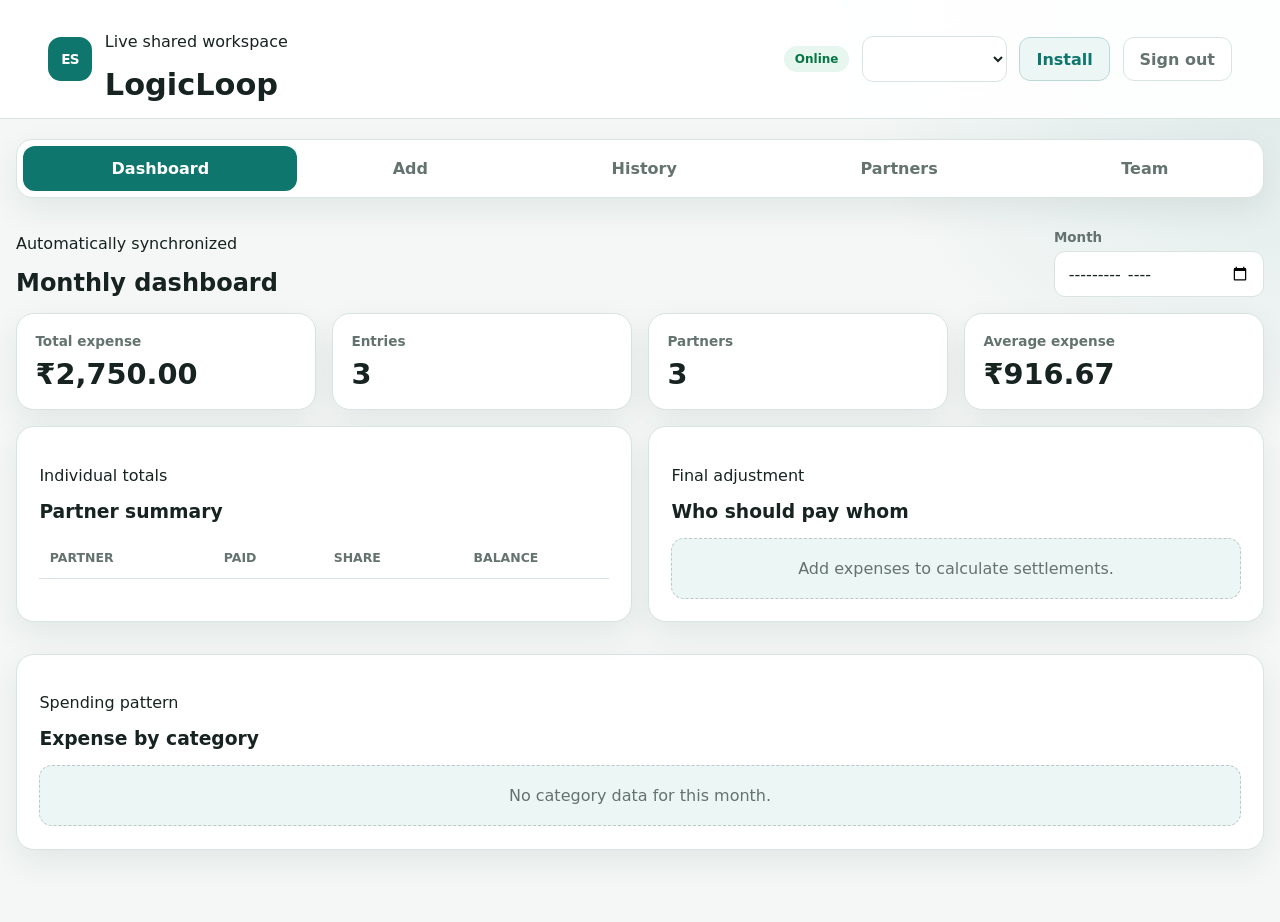
<file: test-layout.html>
<!doctype html>
<html lang="en">
<head>
  <meta charset="utf-8">
  <meta name="viewport" content="width=device-width, initial-scale=1, viewport-fit=cover">
  <meta name="theme-color" content="#0f766e">
  <meta name="description" content="Shared real-time business expense manager for partners.">
  <meta name="mobile-web-app-capable" content="yes">
  <meta name="apple-mobile-web-app-capable" content="yes">
  <meta name="apple-mobile-web-app-status-bar-style" content="default">
  <meta name="apple-mobile-web-app-title" content="ExpenseSplitter">
  <link rel="manifest" href="./manifest.webmanifest?v=11">
  <link rel="apple-touch-icon" sizes="180x180" href="./icons/icon-180.png">
  <link rel="icon" type="image/png" sizes="192x192" href="./icons/icon-192.png">
  <link rel="icon" type="image/png" sizes="48x48" href="./icons/icon-48.png">
  <link rel="stylesheet" href="./styles.css?v=11">
  <title>ExpenseSplitter</title>
</head>
<body>
  <div id="toast" class="toast" role="status" aria-live="polite"></div>

  <section id="configuration-screen" class="center-screen" hidden>
    <article class="auth-card">
      <p class="eyebrow">Setup required</p>
      <h1>Connect the cloud database</h1>
      <p>
        Add your Supabase Project URL and Publishable Key inside
        <code>config.js</code>, then publish the project again.
      </p>
      <p class="muted">The complete instructions are included in SETUP_GUIDE.md.</p>
    </article>
  </section>

  <section id="auth-screen" class="center-screen" hidden>
    <article class="auth-card">
      <div class="brand-mark">ES</div>
      <p class="eyebrow">Shared partner expenses</p>
      <h1>ExpenseSplitter</h1>
      <p class="muted">
        Sign in from any phone or computer. Everyone in the same business
        workspace sees the same expenses.
      </p>

      <div class="auth-tabs">
        <button class="auth-tab active" type="button" data-auth-mode="login">Sign in</button>
        <button class="auth-tab" type="button" data-auth-mode="signup">Create account</button>
      </div>

      <form id="auth-form">
        <label>
          <span>Email address</span>
          <input id="auth-email" type="email" autocomplete="email" required>
        </label>
        <label>
          <span>Password</span>
          <input id="auth-password" type="password" minlength="6"
                 autocomplete="current-password" required>
        </label>
        <button id="auth-submit" class="button button-primary full-button" type="submit">
          Sign in
        </button>
      </form>

      <button id="forgot-password" class="text-button auth-link" type="button">
        Forgot password?
      </button>
      <button class="button button-secondary full-button install-entry"
              type="button" data-open-install>
        Install ExpenseSplitter
      </button>
      <p id="auth-message" class="helper-text"></p>
    </article>
  </section>

  <section id="workspace-screen" class="center-screen" hidden>
    <article class="auth-card workspace-card">
      <p class="eyebrow">One shared business</p>
      <h1>Create or join a workspace</h1>
      <p class="muted">
        The first person creates the business and shares its invite code.
        Every other person joins using that same code.
      </p>

      <div class="workspace-choice">
        <form id="create-workspace-form" class="choice-panel">
          <h2>Create business</h2>
          <label>
            <span>Business name</span>
            <input id="new-workspace-name" type="text" maxlength="60"
                   placeholder="Example: RK Trading" required>
          </label>
          <label>
            <span>Currency</span>
            <select id="new-workspace-currency">
              <option value="INR">Indian Rupee (INR)</option>
              <option value="USD">US Dollar (USD)</option>
              <option value="EUR">Euro (EUR)</option>
              <option value="GBP">British Pound (GBP)</option>
              <option value="AED">UAE Dirham (AED)</option>
              <option value="SAR">Saudi Riyal (SAR)</option>
              <option value="CAD">Canadian Dollar (CAD)</option>
              <option value="AUD">Australian Dollar (AUD)</option>
              <option value="SGD">Singapore Dollar (SGD)</option>
              <option value="JPY">Japanese Yen (JPY)</option>
              <option value="BDT">Bangladeshi Taka (BDT)</option>
              <option value="NPR">Nepalese Rupee (NPR)</option>
              <option value="PKR">Pakistani Rupee (PKR)</option>
            </select>
          </label>
          <button class="button button-primary full-button" type="submit">
            Create and get invite code
          </button>
        </form>

        <form id="join-workspace-form" class="choice-panel">
          <h2>Join business</h2>
          <label>
            <span>Invite code</span>
            <input id="join-invite-code" class="code-input" type="text"
                   minlength="6" maxlength="20" placeholder="Example: A7F29C8D" required>
          </label>
          <button class="button button-secondary full-button" type="submit">
            Join shared workspace
          </button>
        </form>
      </div>

      <button class="button button-secondary install-entry"
              type="button" data-open-install>
        Install ExpenseSplitter
      </button>
      <button id="workspace-signout" class="text-button auth-link" type="button">
        Sign out
      </button>
    </article>
  </section>

  <div id="app">
    <header class="app-header">
      <div class="header-brand">
        <div class="brand-mark small">ES</div>
        <div>
          <p class="eyebrow">Live shared workspace</p>
          <h1 id="business-title">LogicLoop</h1>
        </div>
      </div>

      <div class="header-actions">
        <span id="connection-status" class="status-pill online">Online</span>
        <select id="workspace-selector" aria-label="Choose workspace"></select>
        <button id="install-button" class="button button-secondary" type="button" data-open-install>
          Install
        </button>
        <button id="signout-button" class="button button-ghost" type="button">
          Sign out
        </button>
      </div>
    </header>

    <main class="app-shell">
      <nav class="tab-bar" aria-label="Main navigation">
        <button class="tab active" data-view="dashboard">Dashboard</button>
        <button class="tab" data-view="add-expense">Add</button>
        <button class="tab" data-view="history">History</button>
        <button class="tab" data-view="partners">Partners</button>
        <button class="tab" data-view="team">Team</button>
      </nav>

      <section id="dashboard" class="view active">
        <div class="section-heading">
          <div>
            <p class="eyebrow">Automatically synchronized</p>
            <h2>Monthly dashboard</h2>
          </div>
          <label class="compact-field">
            <span>Month</span>
            <input id="dashboard-month" type="month">
          </label>
        </div>

        <div class="metric-grid">
          <article class="metric-card">
            <span>Total expense</span>
            <strong id="metric-total">₹2,750.00</strong>
          </article>
          <article class="metric-card">
            <span>Entries</span>
            <strong id="metric-count">3</strong>
          </article>
          <article class="metric-card">
            <span>Partners</span>
            <strong id="metric-partners">3</strong>
          </article>
          <article class="metric-card">
            <span>Average expense</span>
            <strong id="metric-average">₹916.67</strong>
          </article>
        </div>

        <div class="two-column">
          <article class="panel">
            <div class="panel-heading">
              <div>
                <p class="eyebrow">Individual totals</p>
                <h3>Partner summary</h3>
              </div>
            </div>
            <div id="summary-table-wrap" class="table-wrap">
              <table>
                <thead>
                  <tr>
                    <th>Partner</th>
                    <th>Paid</th>
                    <th>Share</th>
                    <th>Balance</th>
                  </tr>
                </thead>
                <tbody id="summary-body"></tbody>
              </table>
            </div>
            <div id="summary-empty" class="empty-state" hidden>
              No expenses are available for this month.
            </div>
          </article>

          <article class="panel">
            <div class="panel-heading">
              <div>
                <p class="eyebrow">Final adjustment</p>
                <h3>Who should pay whom</h3>
              </div>
            </div>
            <div id="settlement-list" class="settlement-list"></div>
            <div id="settlement-empty" class="empty-state">
              Add expenses to calculate settlements.
            </div>
          </article>
        </div>

        <article class="panel">
          <div class="panel-heading">
            <div>
              <p class="eyebrow">Spending pattern</p>
              <h3>Expense by category</h3>
            </div>
          </div>
          <div id="category-chart" class="category-chart"></div>
          <div id="category-empty" class="empty-state">
            No category data for this month.
          </div>
        </article>
      </section>

      <section id="add-expense" class="view">
        <div class="section-heading">
          <div>
            <p class="eyebrow">Visible to all members</p>
            <h2>Add expense</h2>
          </div>
        </div>

        <article class="panel form-panel">
          <form id="expense-form">
            <div class="form-grid">
              <label>
                <span>Date</span>
                <input id="expense-date" type="date" required>
              </label>

              <label>
                <span>Amount</span>
                <input id="expense-amount" type="number" min="0.01" step="0.01"
                       inputmode="decimal" placeholder="0.00" required>
              </label>

              <label>
                <span>Paid by</span>
                <select id="expense-payer" required></select>
              </label>

              <label>
                <span>Category</span>
                <select id="expense-category">
                  <option>Food</option>
                  <option>Travel</option>
                  <option>Rent</option>
                  <option>Utilities</option>
                  <option>Office supplies</option>
                  <option>Salary / labour</option>
                  <option>Maintenance</option>
                  <option>Marketing</option>
                  <option>Purchase</option>
                  <option>Other</option>
                </select>
              </label>

              <label class="full-width">
                <span>Description</span>
                <input id="expense-description" type="text" maxlength="120"
                       placeholder="Example: Office electricity bill">
              </label>
            </div>

            <fieldset>
              <legend>Divide between</legend>
              <div class="split-actions">
                <button id="select-all-partners" class="text-button" type="button">Select all</button>
                <button id="clear-all-partners" class="text-button" type="button">Clear</button>
              </div>
              <div id="participant-list" class="participant-grid"></div>
              <p id="share-preview" class="helper-text"></p>
            </fieldset>

            <button id="save-expense-button" class="button button-primary full-button" type="submit">
              Save and share expense
            </button>
          </form>

          <div id="no-partner-message" class="empty-state" hidden>
            Add at least one partner before recording an expense.
            <button class="button button-secondary" type="button" data-go-view="partners">
              Add partners
            </button>
          </div>
        </article>
      </section>

      <section id="history" class="view">
        <div class="section-heading">
          <div>
            <p class="eyebrow">Shared records</p>
            <h2>Expense history</h2>
          </div>
        </div>

        <article class="panel">
          <div class="filter-grid">
            <label>
              <span>Month</span>
              <input id="history-month" type="month">
            </label>
            <label>
              <span>Search</span>
              <input id="history-search" type="search"
                     placeholder="Description, partner or category">
            </label>
            <button id="export-csv" class="button button-secondary" type="button">
              Export CSV
            </button>
          </div>

          <div id="history-list" class="history-list"></div>
          <div id="history-empty" class="empty-state">
            No matching expenses found.
          </div>
        </article>
      </section>

      <section id="partners" class="view">
        <div class="section-heading">
          <div>
            <p class="eyebrow">Expense participants</p>
            <h2>Business partners</h2>
          </div>
        </div>

        <div class="two-column">
          <article class="panel">
            <h3>Add partner</h3>
            <form id="partner-form">
              <label>
                <span>Partner name</span>
                <input id="partner-name" type="text" maxlength="50"
                       placeholder="Enter full name" required>
              </label>
              <button class="button button-primary full-button" type="submit">
                Add partner for everyone
              </button>
            </form>
          </article>

          <article class="panel">
            <h3>Current partners</h3>
            <div id="partner-list" class="partner-list"></div>
            <div id="partner-empty" class="empty-state">
              No partners added yet.
            </div>
          </article>
        </div>
      </section>

      <section id="team" class="view">
        <div class="section-heading">
          <div>
            <p class="eyebrow">Access and settings</p>
            <h2>Team workspace</h2>
          </div>
        </div>

        <div class="two-column">
          <article class="panel invite-panel">
            <p class="eyebrow">Share this code</p>
            <h3>Business invite code</h3>
            <div class="invite-code-row">
              <strong id="invite-code">--------</strong>
              <button id="copy-invite-code" class="button button-secondary" type="button">
                Copy
              </button>
            </div>
            <p class="muted">
              Every person must create their own account, then join with this code.
              Do not post the code publicly.
            </p>
          </article>

          <article class="panel">
            <p class="eyebrow">Signed-in users</p>
            <h3>Workspace members</h3>
            <div id="member-list" class="member-list"></div>
          </article>
        </div>

        <div class="two-column">
          <article class="panel">
            <h3>Business settings</h3>
            <form id="workspace-settings-form">
              <label>
                <span>Business name</span>
                <input id="workspace-name" type="text" maxlength="60" required>
              </label>
              <label>
                <span>Currency</span>
                <select id="workspace-currency">
                  <option value="INR">Indian Rupee (INR)</option>
                  <option value="USD">US Dollar (USD)</option>
                  <option value="EUR">Euro (EUR)</option>
                  <option value="GBP">British Pound (GBP)</option>
                  <option value="AED">UAE Dirham (AED)</option>
                  <option value="SAR">Saudi Riyal (SAR)</option>
                  <option value="CAD">Canadian Dollar (CAD)</option>
                  <option value="AUD">Australian Dollar (AUD)</option>
                  <option value="SGD">Singapore Dollar (SGD)</option>
                  <option value="JPY">Japanese Yen (JPY)</option>
                  <option value="BDT">Bangladeshi Taka (BDT)</option>
                  <option value="NPR">Nepalese Rupee (NPR)</option>
                  <option value="PKR">Pakistani Rupee (PKR)</option>
                </select>
              </label>
              <button id="save-workspace-settings" class="button button-primary full-button"
                      type="submit">
                Save workspace settings
              </button>
              <p id="owner-only-message" class="helper-text"></p>
            </form>
          </article>

          <article class="panel">
            <h3>About synchronization</h3>
            <p class="muted">
              Changes are saved to the cloud and delivered to connected members
              in real time. When offline, the app can show the most recently
              synchronized data, but new entries require an internet connection.
            </p>
            <button id="manual-refresh" class="button button-secondary full-button" type="button">
              Refresh cloud data
            </button>
          </article>
        </div>
      </section>
    </main>

    <footer>
      <span id="signed-in-email"></span>
    </footer>
  </div>

  <!-- Load order is important: Supabase library, configuration, then app. -->
  <div id="install-modal" class="install-modal" hidden
       role="dialog" aria-modal="true" aria-labelledby="install-modal-title">
    <button class="install-backdrop" type="button" data-close-install
            aria-label="Close installation instructions"></button>
    <article class="install-card">
      <button id="close-install-modal" class="install-close" type="button"
              data-close-install aria-label="Close">×</button>

      <div class="brand-mark">ES</div>
      <p class="eyebrow">Use it like a normal app</p>
      <h2 id="install-modal-title">Install ExpenseSplitter</h2>
      <p id="install-platform-message" class="install-highlight"></p>

      <div class="install-instructions">
        <section>
          <strong>Android</strong>
          <p>Open the published link in Chrome, tap the three-dot menu, then choose
             <b>Install app</b> or <b>Add to Home screen</b>.</p>
        </section>
        <section>
          <strong>iPhone or iPad</strong>
          <p>Open the link in Safari, tap <b>Share</b>, choose
             <b>Add to Home Screen</b>, then tap <b>Add</b>.</p>
        </section>
        <section>
          <strong>Windows</strong>
          <p>Open the link in Edge or Chrome and select the install icon in the
             address bar, or use the browser menu and choose <b>Install</b>.</p>
        </section>
        <section>
          <strong>Mac</strong>
          <p>In Safari choose <b>File → Add to Dock</b>. In Chrome, use the
             install icon in the address bar.</p>
        </section>
      </div>

      <div class="install-actions">
        <button id="install-now-button" class="button button-primary"
                type="button" hidden>
          Install now
        </button>
        <button id="share-app-button" class="button button-secondary"
                type="button">
          Share app link
        </button>
        <button class="button button-ghost" type="button" data-close-install>
          Close
        </button>
      </div>
    </article>
  </div>


  
  
  
</body>
</html>
</file>
<file: styles.css>
:root {
  color-scheme: light;
  --background: #f4f7f6;
  --surface: #ffffff;
  --surface-soft: #ecf6f4;
  --text: #172321;
  --muted: #64736f;
  --line: #d9e4e1;
  --primary: #0f766e;
  --primary-dark: #0a5b55;
  --positive: #067647;
  --negative: #b42318;
  --warning: #a15c00;
  --shadow: 0 12px 32px rgba(25, 55, 50, 0.08);
  --radius: 18px;
  font-family: Inter, ui-sans-serif, system-ui, -apple-system, BlinkMacSystemFont,
    "Segoe UI", sans-serif;
}

* { box-sizing: border-box; }
html { min-height: 100%; background: var(--background); }
body {
  margin: 0;
  min-height: 100vh;
  color: var(--text);
  background:
    radial-gradient(circle at top right, rgba(15, 118, 110, 0.11), transparent 28rem),
    var(--background);
}
button, input, select { font: inherit; }
button { cursor: pointer; }
button:disabled { cursor: not-allowed; opacity: 0.55; }
code {
  padding: 0.15rem 0.35rem;
  background: #e8efed;
  border-radius: 6px;
}

.center-screen {
  min-height: 100vh;
  display: grid;
  place-items: center;
  padding: max(1rem, env(safe-area-inset-top)) 1rem max(1rem, env(safe-area-inset-bottom));
}

.auth-card {
  width: min(460px, 100%);
  padding: clamp(1.2rem, 4vw, 2rem);
  background: var(--surface);
  border: 1px solid var(--line);
  border-radius: 24px;
  box-shadow: var(--shadow);
}

.workspace-card { width: min(840px, 100%); }

.brand-mark {
  display: grid;
  width: 64px;
  height: 64px;
  margin-bottom: 1rem;
  place-items: center;
  color: white;
  background: var(--primary);
  border-radius: 18px;
  font-weight: 900;
  letter-spacing: -0.05em;
}
.brand-mark.small {
  width: 44px;
  height: 44px;
  margin: 0;
  border-radius: 13px;
  font-size: 0.85rem;
}

.auth-card h1, .auth-card h2 { margin-top: 0; }
.auth-tabs {
  display: grid;
  grid-template-columns: 1fr 1fr;
  gap: 0.35rem;
  margin: 1.3rem 0 1rem;
  padding: 0.3rem;
  background: var(--surface-soft);
  border-radius: 13px;
}
.auth-tab {
  min-height: 42px;
  color: var(--muted);
  background: transparent;
  border: 0;
  border-radius: 10px;
  font-weight: 800;
}
.auth-tab.active {
  color: white;
  background: var(--primary);
}
.auth-link { display: block; margin: 1rem auto 0; }

.workspace-choice {
  display: grid;
  grid-template-columns: 1fr 1fr;
  gap: 1rem;
}
.choice-panel {
  padding: 1rem;
  background: var(--surface-soft);
  border: 1px solid var(--line);
  border-radius: 15px;
}

.app-header {
  display: flex;
  align-items: center;
  justify-content: space-between;
  gap: 1rem;
  padding: max(1rem, env(safe-area-inset-top)) clamp(1rem, 4vw, 3rem) 1rem;
  background: rgba(255, 255, 255, 0.92);
  border-bottom: 1px solid var(--line);
  backdrop-filter: blur(16px);
  position: sticky;
  top: 0;
  z-index: 20;
}
.header-brand, .header-actions {
  display: flex;
  align-items: center;
  gap: 0.8rem;
}
.header-brand h1 { margin: 0; font-size: clamp(1.25rem, 4vw, 1.9rem); }
.header-actions { flex-wrap: wrap; justify-content: flex-end; }
#workspace-selector { width: auto; min-width: 145px; }

.status-pill {
  display: inline-flex;
  align-items: center;
  gap: 0.35rem;
  padding: 0.4rem 0.65rem;
  border-radius: 999px;
  font-size: 0.75rem;
  font-weight: 850;
}
.status-pill.online { color: var(--positive); background: #e7f6ee; }
.status-pill.offline { color: var(--negative); background: #fff0ee; }
.status-pill.syncing { color: var(--warning); background: #fff7e8; }

.app-shell {
  width: min(1180px, calc(100% - 2rem));
  margin: 1.25rem auto 3rem;
}
.tab-bar {
  display: flex;
  gap: 0.45rem;
  padding: 0.4rem;
  overflow-x: auto;
  background: var(--surface);
  border: 1px solid var(--line);
  border-radius: 16px;
  box-shadow: var(--shadow);
  scrollbar-width: none;
  position: sticky;
  top: 88px;
  z-index: 10;
}
.tab-bar::-webkit-scrollbar { display: none; }
.tab {
  flex: 1 0 auto;
  border: 0;
  border-radius: 12px;
  padding: 0.8rem 1rem;
  color: var(--muted);
  background: transparent;
  font-weight: 750;
}
.tab.active { color: white; background: var(--primary); }
.view { display: none; padding-top: 1.25rem; }
.view.active { display: block; }

.section-heading, .panel-heading {
  display: flex;
  align-items: end;
  justify-content: space-between;
  gap: 1rem;
}
.section-heading { margin-bottom: 1rem; }
.section-heading h2, .panel h3 { margin: 0; }
.compact-field { width: min(210px, 48%); }

.metric-grid {
  display: grid;
  grid-template-columns: repeat(4, minmax(0, 1fr));
  gap: 1rem;
  margin-bottom: 1rem;
}
.metric-card, .panel {
  background: var(--surface);
  border: 1px solid var(--line);
  border-radius: var(--radius);
  box-shadow: var(--shadow);
}
.metric-card { padding: 1.15rem; }
.metric-card span {
  display: block;
  color: var(--muted);
  font-size: 0.85rem;
  font-weight: 650;
}
.metric-card strong {
  display: block;
  margin-top: 0.5rem;
  font-size: clamp(1.25rem, 3vw, 1.8rem);
  overflow-wrap: anywhere;
}
.two-column {
  display: grid;
  grid-template-columns: repeat(2, minmax(0, 1fr));
  gap: 1rem;
  margin-bottom: 1rem;
}
.panel {
  padding: clamp(1rem, 3vw, 1.4rem);
  margin-bottom: 1rem;
}
.panel-heading { margin-bottom: 1rem; }

.form-grid, .filter-grid {
  display: grid;
  gap: 1rem;
}
.form-grid { grid-template-columns: repeat(2, minmax(0, 1fr)); }
.filter-grid {
  grid-template-columns: 1fr 1.4fr auto;
  align-items: end;
  margin-bottom: 1rem;
}
.full-width { grid-column: 1 / -1; }
label, fieldset { display: grid; gap: 0.4rem; }
label > span, legend {
  color: var(--muted);
  font-size: 0.84rem;
  font-weight: 750;
}
input, select {
  width: 100%;
  min-height: 46px;
  padding: 0.7rem 0.8rem;
  color: var(--text);
  background: white;
  border: 1px solid var(--line);
  border-radius: 11px;
  outline: none;
}
input:focus, select:focus {
  border-color: var(--primary);
  box-shadow: 0 0 0 3px rgba(15, 118, 110, 0.12);
}
.code-input {
  text-transform: uppercase;
  letter-spacing: 0.14em;
  font-weight: 850;
}
fieldset {
  margin: 1rem 0;
  padding: 1rem;
  border: 1px solid var(--line);
  border-radius: 14px;
}
.split-actions {
  display: flex;
  justify-content: flex-end;
  gap: 1rem;
}
.text-button {
  padding: 0;
  color: var(--primary);
  background: transparent;
  border: 0;
  font-weight: 750;
}
.participant-grid {
  display: grid;
  grid-template-columns: repeat(3, minmax(0, 1fr));
  gap: 0.65rem;
}
.participant-option {
  display: flex;
  align-items: center;
  gap: 0.55rem;
  padding: 0.75rem;
  border: 1px solid var(--line);
  border-radius: 11px;
  background: var(--surface-soft);
}
.participant-option input {
  width: 18px;
  min-height: 18px;
  accent-color: var(--primary);
}
.button {
  display: inline-flex;
  align-items: center;
  justify-content: center;
  min-height: 44px;
  padding: 0.7rem 1rem;
  border: 1px solid transparent;
  border-radius: 11px;
  font-weight: 800;
  text-decoration: none;
}
.button-primary { color: white; background: var(--primary); }
.button-primary:hover { background: var(--primary-dark); }
.button-secondary {
  color: var(--primary);
  background: var(--surface-soft);
  border-color: #b9d9d4;
}
.button-ghost {
  color: var(--muted);
  background: white;
  border-color: var(--line);
}
.button-danger {
  color: var(--negative);
  background: #fff2f0;
  border-color: #f2bbb5;
}
.full-button { width: 100%; margin-top: 0.8rem; }

.table-wrap { width: 100%; overflow-x: auto; }
table { width: 100%; border-collapse: collapse; white-space: nowrap; }
th, td {
  padding: 0.8rem 0.65rem;
  text-align: left;
  border-bottom: 1px solid var(--line);
}
th {
  color: var(--muted);
  font-size: 0.78rem;
  text-transform: uppercase;
}
td { font-size: 0.9rem; }
.positive { color: var(--positive); font-weight: 800; }
.negative { color: var(--negative); font-weight: 800; }
.neutral { color: var(--muted); font-weight: 800; }

.settlement-list, .history-list, .partner-list, .member-list {
  display: grid;
  gap: 0.75rem;
}
.settlement-item, .history-item, .partner-item, .member-item {
  padding: 0.9rem;
  background: var(--surface-soft);
  border: 1px solid var(--line);
  border-radius: 13px;
}
.settlement-item {
  display: flex;
  justify-content: space-between;
  gap: 1rem;
}
.settlement-item strong { color: var(--primary); }
.history-item {
  display: grid;
  grid-template-columns: 1fr auto;
  gap: 0.8rem;
}
.history-main { min-width: 0; }
.history-title {
  display: flex;
  align-items: center;
  flex-wrap: wrap;
  gap: 0.45rem;
  margin-bottom: 0.35rem;
}
.history-title strong { overflow-wrap: anywhere; }
.badge {
  display: inline-flex;
  padding: 0.2rem 0.5rem;
  color: var(--primary);
  background: white;
  border: 1px solid #b9d9d4;
  border-radius: 999px;
  font-size: 0.72rem;
  font-weight: 800;
}
.history-meta, .muted, .helper-text { color: var(--muted); }
.history-meta, .helper-text { margin: 0; font-size: 0.84rem; }
.history-amount { text-align: right; font-weight: 850; }

.icon-button {
  min-width: 42px;
  min-height: 42px;
  border: 1px solid #f2bbb5;
  border-radius: 10px;
  color: var(--negative);
  background: white;
}
.partner-item, .member-item {
  display: flex;
  align-items: center;
  justify-content: space-between;
  gap: 1rem;
}
.member-role {
  padding: 0.2rem 0.55rem;
  color: var(--primary);
  background: white;
  border-radius: 999px;
  font-size: 0.72rem;
  font-weight: 850;
  text-transform: capitalize;
}

.category-chart { display: grid; gap: 0.75rem; }
.category-row {
  display: grid;
  grid-template-columns: minmax(95px, 0.45fr) 1fr auto;
  gap: 0.75rem;
  align-items: center;
}
.category-name {
  overflow: hidden;
  text-overflow: ellipsis;
  white-space: nowrap;
}
.category-track {
  height: 11px;
  overflow: hidden;
  background: #e5ecea;
  border-radius: 999px;
}
.category-fill {
  height: 100%;
  background: var(--primary);
  border-radius: 999px;
}

.invite-panel {
  background:
    linear-gradient(135deg, rgba(15, 118, 110, 0.08), rgba(255,255,255,0.9)),
    var(--surface);
}
.invite-code-row {
  display: flex;
  align-items: center;
  gap: 1rem;
  margin: 1rem 0;
}
.invite-code-row strong {
  flex: 1;
  padding: 0.8rem;
  text-align: center;
  color: var(--primary);
  background: white;
  border: 1px dashed var(--primary);
  border-radius: 12px;
  font-size: clamp(1.2rem, 5vw, 2rem);
  letter-spacing: 0.14em;
}

.empty-state {
  padding: 1.25rem;
  color: var(--muted);
  text-align: center;
  background: var(--surface-soft);
  border: 1px dashed #b9c9c5;
  border-radius: 13px;
}
.empty-state .button { margin-top: 0.8rem; }

.toast {
  position: fixed;
  left: 50%;
  bottom: max(1.2rem, env(safe-area-inset-bottom));
  z-index: 100;
  max-width: min(92vw, 520px);
  padding: 0.85rem 1rem;
  color: white;
  background: #172321;
  border-radius: 12px;
  box-shadow: var(--shadow);
  opacity: 0;
  pointer-events: none;
  transform: translate(-50%, 20px);
  transition: 180ms ease;
}
.toast.show { opacity: 1; transform: translate(-50%, 0); }

footer {
  padding: 0 1rem max(1.5rem, env(safe-area-inset-bottom));
  color: var(--muted);
  text-align: center;
  font-size: 0.82rem;
}

@media (max-width: 900px) {
  .app-header { align-items: flex-start; }
  .header-actions { max-width: 55%; }
  .metric-grid { grid-template-columns: repeat(2, minmax(0, 1fr)); }
  .two-column, .workspace-choice { grid-template-columns: 1fr; }
  .participant-grid { grid-template-columns: repeat(2, minmax(0, 1fr)); }
  .filter-grid { grid-template-columns: 1fr 1fr; }
  .filter-grid .button { grid-column: 1 / -1; }
}

@media (max-width: 620px) {
  .app-header {
    display: grid;
    grid-template-columns: 1fr;
  }
  .header-actions {
    max-width: none;
    justify-content: stretch;
  }
  .header-actions > * { flex: 1; }
  .status-pill { justify-content: center; }
  #workspace-selector { width: 100%; }
  .app-shell {
    width: min(100% - 1rem, 1180px);
    margin-top: 0.7rem;
  }
  .tab-bar { top: 150px; }
  .tab { padding: 0.72rem 0.85rem; }
  .section-heading { align-items: stretch; }
  .compact-field { width: 48%; }
  .metric-grid { gap: 0.65rem; }
  .metric-card { padding: 0.9rem; }
  .form-grid, .filter-grid { grid-template-columns: 1fr; }
  .participant-grid { grid-template-columns: 1fr; }
  .category-row { grid-template-columns: minmax(85px, 0.5fr) 1fr; }
  .category-row strong { grid-column: 1 / -1; text-align: right; }
  .invite-code-row { align-items: stretch; flex-direction: column; }
}

[hidden] {
  display: none !important;
}

/* Universal installation dialog */
.install-entry {
  margin-top: 0.8rem;
}

.install-modal {
  position: fixed;
  inset: 0;
  z-index: 200;
  display: grid;
  place-items: center;
  padding: max(1rem, env(safe-area-inset-top))
           1rem
           max(1rem, env(safe-area-inset-bottom));
}

.install-backdrop {
  position: absolute;
  inset: 0;
  width: 100%;
  height: 100%;
  border: 0;
  background: rgba(10, 28, 25, 0.58);
  backdrop-filter: blur(5px);
}

.install-card {
  position: relative;
  z-index: 1;
  width: min(720px, 100%);
  max-height: min(90vh, 840px);
  overflow-y: auto;
  padding: clamp(1.2rem, 4vw, 2rem);
  background: var(--surface);
  border: 1px solid var(--line);
  border-radius: 24px;
  box-shadow: 0 24px 80px rgba(10, 40, 35, 0.28);
}

.install-card h2 {
  margin: 0 0 0.75rem;
  font-size: clamp(1.6rem, 5vw, 2.25rem);
}

.install-close {
  position: absolute;
  top: 0.8rem;
  right: 0.8rem;
  display: grid;
  width: 42px;
  height: 42px;
  place-items: center;
  border: 1px solid var(--line);
  border-radius: 999px;
  color: var(--muted);
  background: white;
  font-size: 1.5rem;
  line-height: 1;
}

.install-highlight {
  padding: 0.85rem 1rem;
  color: var(--primary-dark);
  background: var(--surface-soft);
  border: 1px solid #b9d9d4;
  border-radius: 13px;
  font-weight: 750;
}

.install-instructions {
  display: grid;
  grid-template-columns: repeat(2, minmax(0, 1fr));
  gap: 0.75rem;
  margin: 1rem 0;
}

.install-instructions section {
  padding: 0.9rem;
  background: var(--surface-soft);
  border: 1px solid var(--line);
  border-radius: 13px;
}

.install-instructions p {
  margin: 0.4rem 0 0;
  color: var(--muted);
  font-size: 0.9rem;
  line-height: 1.5;
}

.install-actions {
  display: flex;
  flex-wrap: wrap;
  gap: 0.7rem;
}

.install-actions .button {
  flex: 1 1 150px;
}

@media (max-width: 620px) {
  .install-instructions {
    grid-template-columns: 1fr;
  }

  .install-card {
    max-height: 94vh;
  }
}


/* =========================================================
   ExpenseSplitter responsive layout – version 11
   ========================================================= */

html,
body {
  width: 100%;
  max-width: 100%;
  overflow-x: hidden;
}

body {
  -webkit-text-size-adjust: 100%;
  text-size-adjust: 100%;
}

img,
svg,
canvas {
  max-width: 100%;
}

.app-header,
.app-shell,
.panel,
.metric-card,
.auth-card,
.choice-panel {
  min-width: 0;
}

.header-brand {
  min-width: 0;
}

.header-brand > div:last-child {
  min-width: 0;
}

.header-brand h1 {
  max-width: min(44vw, 520px);
  overflow: hidden;
  text-overflow: ellipsis;
  white-space: nowrap;
}

.app-shell {
  width: min(1320px, calc(100% - 2rem));
}

.view,
.panel,
.form-grid > *,
.filter-grid > *,
.two-column > * {
  min-width: 0;
}

input,
select,
button {
  max-width: 100%;
}

input[type="date"],
input[type="month"],
input[type="number"],
input[type="email"],
input[type="password"],
input[type="search"],
input[type="text"],
select {
  font-size: 16px;
}

table {
  min-width: 600px;
}

.table-wrap {
  overscroll-behavior-inline: contain;
  -webkit-overflow-scrolling: touch;
}

@media (display-mode: standalone) {
  [data-open-install],
  #install-button {
    display: none !important;
  }
}

/* Tablet and narrow desktop */
@media (max-width: 980px) {
  .app-header {
    padding-inline: 1rem;
  }

  .header-actions {
    max-width: 62%;
  }

  .app-shell {
    width: min(100% - 1.25rem, 1100px);
  }

  .tab {
    padding-inline: 0.75rem;
  }
}

/* Phones and small tablets */
@media (max-width: 700px) {
  body {
    background: var(--background);
  }

  .app-header {
    position: relative;
    top: auto;
    display: grid;
    grid-template-columns: 1fr;
    gap: 0.65rem;
    padding:
      max(0.65rem, env(safe-area-inset-top))
      0.7rem
      0.7rem;
  }

  .header-brand {
    gap: 0.65rem;
  }

  .brand-mark.small {
    width: 40px;
    height: 40px;
    flex: 0 0 40px;
    border-radius: 12px;
    font-size: 0.75rem;
  }

  .header-brand .eyebrow {
    margin-bottom: 0.08rem;
    font-size: 0.62rem;
    letter-spacing: 0.055em;
  }

  .header-brand h1 {
    max-width: calc(100vw - 86px);
    font-size: 1.18rem;
    line-height: 1.2;
  }

  .header-actions {
    display: grid;
    grid-template-columns: auto minmax(0, 1fr) auto auto;
    gap: 0.4rem;
    width: 100%;
    max-width: none;
    align-items: center;
  }

  .header-actions > * {
    min-width: 0;
    width: auto;
    min-height: 40px;
  }

  .status-pill {
    justify-content: center;
    padding: 0.35rem 0.55rem;
    font-size: 0.68rem;
  }

  #workspace-selector {
    width: 100%;
    min-width: 0;
    min-height: 40px;
    padding: 0.5rem 1.9rem 0.5rem 0.65rem;
    font-size: 0.78rem;
  }

  .header-actions .button {
    min-height: 40px;
    padding: 0.5rem 0.65rem;
    font-size: 0.74rem;
    white-space: nowrap;
  }

  .app-shell {
    width: 100%;
    margin: 0;
    padding:
      0.55rem
      max(0.55rem, env(safe-area-inset-right))
      2rem
      max(0.55rem, env(safe-area-inset-left));
  }

  .tab-bar {
    top: 0;
    display: grid;
    grid-template-columns: repeat(5, minmax(0, 1fr));
    gap: 0.2rem;
    width: 100%;
    padding: 0.28rem;
    overflow: visible;
    border-radius: 14px;
  }

  .tab {
    min-width: 0;
    padding: 0.68rem 0.15rem;
    border-radius: 10px;
    font-size: clamp(0.61rem, 2.8vw, 0.75rem);
    line-height: 1;
    white-space: nowrap;
  }

  .view {
    padding-top: 0.75rem;
  }

  .section-heading {
    align-items: flex-end;
    gap: 0.55rem;
    margin-bottom: 0.75rem;
  }

  .section-heading > div {
    min-width: 0;
    flex: 1 1 auto;
  }

  .section-heading .eyebrow {
    margin-bottom: 0.18rem;
    font-size: 0.59rem;
    letter-spacing: 0.055em;
  }

  .section-heading h2 {
    font-size: clamp(1.25rem, 6vw, 1.55rem);
    line-height: 1.08;
  }

  .compact-field {
    flex: 0 0 min(42vw, 150px);
    width: min(42vw, 150px);
  }

  .compact-field > span {
    font-size: 0.7rem;
  }

  .compact-field input {
    min-height: 42px;
    padding: 0.55rem 0.6rem;
  }

  .metric-grid {
    grid-template-columns: repeat(2, minmax(0, 1fr));
    gap: 0.58rem;
    margin-bottom: 0.7rem;
  }

  .metric-card {
    min-height: 104px;
    padding: 0.78rem;
    border-radius: 15px;
  }

  .metric-card span {
    font-size: 0.72rem;
    line-height: 1.25;
  }

  .metric-card strong {
    margin-top: 0.42rem;
    font-size: clamp(1.1rem, 5vw, 1.42rem);
    line-height: 1.15;
  }

  .two-column {
    gap: 0;
    margin-bottom: 0;
  }

  .panel {
    margin-bottom: 0.7rem;
    padding: 0.9rem;
    border-radius: 16px;
  }

  .panel-heading {
    margin-bottom: 0.7rem;
  }

  .panel h3 {
    font-size: 1.05rem;
  }

  .panel .eyebrow {
    font-size: 0.58rem;
  }

  .form-grid,
  .filter-grid {
    gap: 0.72rem;
  }

  fieldset {
    padding: 0.8rem;
  }

  .participant-grid {
    gap: 0.5rem;
  }

  .participant-option {
    min-width: 0;
    padding: 0.65rem;
  }

  .participant-option span {
    min-width: 0;
    overflow-wrap: anywhere;
  }

  .history-item {
    padding: 0.75rem;
  }

  .history-title {
    align-items: flex-start;
  }

  .history-amount {
    font-size: 0.9rem;
  }

  .settlement-item,
  .partner-item,
  .member-item {
    padding: 0.75rem;
  }

  .category-row {
    gap: 0.5rem;
  }

  .auth-card {
    width: 100%;
    max-width: 520px;
    padding: 1.1rem;
    border-radius: 20px;
  }

  .auth-card h1 {
    font-size: clamp(1.75rem, 8vw, 2.2rem);
    line-height: 1.1;
  }

  .workspace-card {
    width: 100%;
  }

  .choice-panel {
    padding: 0.85rem;
  }

  .invite-code-row strong {
    font-size: clamp(1.05rem, 7vw, 1.55rem);
  }

  footer {
    padding-bottom: max(1rem, env(safe-area-inset-bottom));
  }
}

/* Very small phones */
@media (max-width: 410px) {
  .header-actions {
    grid-template-columns: auto minmax(0, 1fr) auto;
  }

  #install-button {
    display: none;
  }

  #signout-button {
    padding-inline: 0.55rem;
  }

  .tab {
    font-size: 0.59rem;
  }

  .section-heading h2 {
    font-size: 1.2rem;
  }

  .compact-field {
    flex-basis: 132px;
    width: 132px;
  }

  .metric-card {
    min-height: 98px;
    padding: 0.7rem;
  }

  .metric-card strong {
    font-size: 1.15rem;
  }

  .history-item {
    grid-template-columns: minmax(0, 1fr);
  }

  .history-item > div:last-child {
    display: flex;
    align-items: center;
    justify-content: space-between;
    gap: 0.6rem;
  }

  .history-amount {
    text-align: left;
  }
}

/* Large desktop screens */
@media (min-width: 1400px) {
  .app-shell {
    width: min(1440px, calc(100% - 4rem));
  }

  .metric-card,
  .panel {
    box-shadow: 0 14px 40px rgba(25, 55, 50, 0.075);
  }
}


/* =========================================================
   ExpenseSplitter polished mobile layout – version 12
   ========================================================= */

@media (max-width: 700px) {
  .app-header {
    gap: 0.48rem;
    padding:
      max(0.52rem, env(safe-area-inset-top))
      0.52rem
      0.55rem;
  }

  .header-brand {
    gap: 0.55rem;
  }

  .brand-mark.small {
    width: 36px;
    height: 36px;
    flex-basis: 36px;
    border-radius: 11px;
    font-size: 0.68rem;
  }

  .header-brand .eyebrow {
    display: none;
  }

  .header-brand h1 {
    max-width: calc(100vw - 66px);
    font-size: 1.08rem;
    line-height: 1.1;
  }

  .header-actions {
    grid-template-columns: auto minmax(0, 1fr) auto;
    gap: 0.32rem;
  }

  .status-pill {
    min-height: 37px;
    padding: 0.3rem 0.48rem;
    font-size: 0.64rem;
  }

  #workspace-selector {
    min-height: 37px;
    padding: 0.42rem 1.65rem 0.42rem 0.58rem;
    font-size: 0.75rem;
    border-radius: 10px;
  }

  .header-actions .button {
    min-height: 37px;
    padding: 0.42rem 0.58rem;
    border-radius: 10px;
    font-size: 0.7rem;
  }

  #install-button {
    display: none !important;
  }

  .app-shell {
    padding:
      0.42rem
      max(0.42rem, env(safe-area-inset-right))
      1.5rem
      max(0.42rem, env(safe-area-inset-left));
  }

  .tab-bar {
    gap: 0.12rem;
    padding: 0.22rem;
    border-radius: 12px;
  }

  .tab {
    padding: 0.6rem 0.05rem;
    border-radius: 9px;
    font-size: clamp(0.58rem, 2.55vw, 0.7rem);
  }

  .view {
    padding-top: 0.58rem;
  }

  .section-heading {
    display: grid;
    grid-template-columns: minmax(0, 1fr) 132px;
    align-items: end;
    gap: 0.45rem;
    margin-bottom: 0.58rem;
  }

  .section-heading .eyebrow {
    margin-bottom: 0.08rem;
    font-size: 0.52rem;
    line-height: 1.1;
  }

  .section-heading h2 {
    font-size: clamp(1.08rem, 5vw, 1.28rem);
    line-height: 1.05;
    white-space: nowrap;
  }

  .compact-field {
    width: 132px;
    max-width: 132px;
  }

  .compact-field > span {
    font-size: 0.62rem;
  }

  .compact-field input {
    min-height: 38px;
    padding: 0.42rem 0.48rem;
    border-radius: 10px;
    font-size: 0.78rem;
  }

  .metric-grid {
    gap: 0.42rem;
    margin-bottom: 0.52rem;
  }

  .metric-card {
    min-height: 76px;
    padding: 0.58rem 0.64rem;
    border-radius: 13px;
    box-shadow: 0 7px 20px rgba(25, 55, 50, 0.055);
  }

  .metric-card span {
    font-size: 0.62rem;
    line-height: 1.15;
  }

  .metric-card strong {
    margin-top: 0.3rem;
    font-size: clamp(1rem, 4.6vw, 1.22rem);
    line-height: 1.08;
  }

  .panel {
    margin-bottom: 0.52rem;
    padding: 0.72rem;
    border-radius: 14px;
  }

  .panel-heading {
    margin-bottom: 0.5rem;
  }

  .panel h3 {
    font-size: 0.98rem;
    line-height: 1.15;
  }

  .panel .eyebrow {
    font-size: 0.52rem;
  }

  /* Convert the partner summary table into compact cards. */
  #summary-table-wrap {
    overflow: visible;
  }

  #summary-table-wrap table,
  #summary-table-wrap tbody {
    display: block;
    width: 100%;
    min-width: 0;
  }

  #summary-table-wrap thead {
    display: none;
  }

  #summary-body {
    display: grid;
    gap: 0.46rem;
  }

  #summary-body tr {
    display: grid;
    grid-template-columns: repeat(2, minmax(0, 1fr));
    gap: 0.38rem 0.6rem;
    padding: 0.65rem;
    background: var(--surface-soft);
    border: 1px solid var(--line);
    border-radius: 12px;
  }

  #summary-body td {
    display: grid;
    gap: 0.12rem;
    min-width: 0;
    padding: 0;
    border: 0;
    white-space: normal;
    overflow-wrap: anywhere;
    font-size: 0.78rem;
  }

  #summary-body td::before {
    content: attr(data-label);
    color: var(--muted);
    font-size: 0.56rem;
    font-weight: 800;
    letter-spacing: 0.045em;
    text-transform: uppercase;
  }

  #summary-body td:first-child {
    font-size: 0.88rem;
    font-weight: 850;
  }

  #summary-body td:nth-child(4) {
    align-content: end;
  }

  .settlement-item {
    align-items: center;
    padding: 0.65rem;
    font-size: 0.76rem;
  }

  .settlement-item strong {
    flex: 0 0 auto;
    font-size: 0.78rem;
  }

  .category-row {
    grid-template-columns: minmax(78px, 0.45fr) 1fr auto;
    gap: 0.4rem;
    font-size: 0.73rem;
  }

  .category-track {
    height: 8px;
  }

  .form-grid,
  .filter-grid {
    gap: 0.58rem;
  }

  input,
  select {
    min-height: 42px;
    padding: 0.58rem 0.65rem;
    border-radius: 10px;
  }

  fieldset {
    margin: 0.72rem 0;
    padding: 0.68rem;
    border-radius: 12px;
  }

  .participant-grid {
    gap: 0.4rem;
  }

  .participant-option {
    padding: 0.58rem;
    border-radius: 10px;
    font-size: 0.78rem;
  }

  .button {
    min-height: 40px;
    padding: 0.58rem 0.7rem;
    border-radius: 10px;
    font-size: 0.78rem;
  }

  .history-list,
  .partner-list,
  .member-list,
  .settlement-list {
    gap: 0.5rem;
  }

  .history-item,
  .partner-item,
  .member-item {
    padding: 0.65rem;
    border-radius: 11px;
  }

  .history-title strong {
    font-size: 0.82rem;
  }

  .history-meta,
  .helper-text {
    font-size: 0.69rem;
  }

  .history-amount {
    font-size: 0.82rem;
  }

  .badge {
    padding: 0.16rem 0.42rem;
    font-size: 0.6rem;
  }
}

@media (max-width: 390px) {
  .section-heading {
    grid-template-columns: minmax(0, 1fr) 122px;
  }

  .compact-field {
    width: 122px;
    max-width: 122px;
  }

  .section-heading h2 {
    font-size: 1.02rem;
  }

  .metric-card {
    min-height: 72px;
    padding: 0.54rem;
  }

  .metric-card strong {
    font-size: 1rem;
  }

  #summary-body tr {
    padding: 0.58rem;
  }
}


/* =========================================================
   ExpenseSplitter tester feedback – version 13
   ========================================================= */

textarea {
  width: 100%;
  min-height: 120px;
  resize: vertical;
  padding: 0.75rem 0.8rem;
  color: var(--text);
  background: white;
  border: 1px solid var(--line);
  border-radius: 11px;
  outline: none;
  font: inherit;
  line-height: 1.5;
}

textarea:focus {
  border-color: var(--primary);
  box-shadow: 0 0 0 3px rgba(15, 118, 110, 0.12);
}

.feedback-layout {
  display: grid;
  grid-template-columns: minmax(0, 0.95fr) minmax(0, 1.05fr);
  gap: 1rem;
}

.feedback-form-panel,
.feedback-inbox-panel {
  min-width: 0;
}

.feedback-private-badge {
  display: inline-flex;
  align-items: center;
  padding: 0.3rem 0.55rem;
  color: var(--positive);
  background: #e7f6ee;
  border-radius: 999px;
  font-size: 0.7rem;
  font-weight: 850;
}

.feedback-intro {
  margin-top: 0.8rem;
}

.feedback-device {
  margin-top: 0.75rem;
}

.feedback-inbox-heading {
  align-items: center;
}

.feedback-list {
  display: grid;
  gap: 0.75rem;
  margin-top: 1rem;
}

.feedback-card {
  padding: 0.9rem;
  background: var(--surface-soft);
  border: 1px solid var(--line);
  border-radius: 14px;
}

.feedback-card-head {
  display: flex;
  align-items: flex-start;
  justify-content: space-between;
  gap: 0.75rem;
}

.feedback-card-head > div {
  display: flex;
  align-items: center;
  flex-wrap: wrap;
  gap: 0.55rem;
}

.feedback-card-head time {
  flex: 0 0 auto;
  color: var(--muted);
  font-size: 0.72rem;
}

.feedback-type-badge {
  display: inline-flex;
  padding: 0.22rem 0.5rem;
  color: var(--primary);
  background: white;
  border: 1px solid #b9d9d4;
  border-radius: 999px;
  font-size: 0.68rem;
  font-weight: 850;
}

.feedback-stars {
  color: #9a6700;
  letter-spacing: 0.05em;
  font-size: 0.85rem;
}

.feedback-message {
  margin: 0.8rem 0;
  white-space: pre-wrap;
  overflow-wrap: anywhere;
  line-height: 1.5;
}

.feedback-meta-grid {
  display: grid;
  grid-template-columns: repeat(2, minmax(0, 1fr));
  gap: 0.45rem 0.75rem;
  color: var(--muted);
  font-size: 0.76rem;
}

.feedback-device-details {
  margin-top: 0.75rem;
  color: var(--muted);
  font-size: 0.74rem;
}

.feedback-device-details summary {
  cursor: pointer;
  color: var(--primary);
  font-weight: 800;
}

.feedback-device-details p {
  overflow-wrap: anywhere;
}

.feedback-shortcut {
  position: fixed;
  right: max(1rem, env(safe-area-inset-right));
  bottom: max(1rem, env(safe-area-inset-bottom));
  z-index: 45;
  display: inline-flex;
  align-items: center;
  gap: 0.42rem;
  min-height: 44px;
  padding: 0.65rem 0.9rem;
  color: white;
  background: var(--primary);
  border: 0;
  border-radius: 999px;
  box-shadow: 0 12px 30px rgba(15, 118, 110, 0.28);
  font-weight: 850;
}

.feedback-shortcut:hover {
  background: var(--primary-dark);
}

@media (max-width: 900px) {
  .feedback-layout {
    grid-template-columns: 1fr;
    gap: 0;
  }
}

@media (max-width: 700px) {
  textarea {
    min-height: 105px;
    padding: 0.62rem 0.68rem;
    border-radius: 10px;
    font-size: 16px;
  }

  .feedback-layout {
    margin-top: 0.1rem;
  }

  .feedback-card {
    padding: 0.7rem;
    border-radius: 12px;
  }

  .feedback-card-head {
    display: grid;
    gap: 0.35rem;
  }

  .feedback-card-head time {
    font-size: 0.65rem;
  }

  .feedback-meta-grid {
    grid-template-columns: 1fr;
    gap: 0.28rem;
    font-size: 0.69rem;
  }

  .feedback-shortcut {
    right: max(0.6rem, env(safe-area-inset-right));
    bottom: max(0.65rem, env(safe-area-inset-bottom));
    min-height: 40px;
    padding: 0.55rem 0.72rem;
    font-size: 0.72rem;
  }

  .feedback-inbox-heading {
    align-items: flex-start;
  }

  .feedback-inbox-heading .button {
    min-height: 36px;
    padding: 0.45rem 0.55rem;
    font-size: 0.68rem;
  }

  footer {
    padding-bottom: calc(4rem + env(safe-area-inset-bottom));
  }
}


/* =========================================================
   ExpenseSplitter safe partner management – version 14
   ========================================================= */

.partner-info {
  min-width: 0;
  flex: 1 1 auto;
}

.partner-name-row {
  display: flex;
  align-items: center;
  flex-wrap: wrap;
  gap: 0.45rem;
}

.partner-actions {
  display: flex;
  align-items: center;
  gap: 0.45rem;
  flex: 0 0 auto;
}

.partner-action-button {
  min-width: 82px;
  min-height: 40px;
  padding: 0.55rem 0.7rem;
  color: var(--primary);
  background: var(--surface-soft);
  border: 1px solid #b9d9d4;
  border-radius: 10px;
  font-weight: 800;
}

.partner-action-button.danger {
  color: var(--negative);
  background: #fff2f0;
  border-color: #f2bbb5;
}

.partner-action-button:disabled {
  cursor: not-allowed;
  opacity: 0.55;
}

.partner-archived {
  background: #f7f8f8;
  border-style: dashed;
}

.partner-archived .partner-info > strong,
.partner-archived .partner-name-row > strong {
  color: var(--muted);
}

.archived-badge {
  display: inline-flex;
  padding: 0.18rem 0.45rem;
  color: #6b4e00;
  background: #fff4cc;
  border: 1px solid #ecd98b;
  border-radius: 999px;
  font-size: 0.64rem;
  font-weight: 850;
}

@media (max-width: 700px) {
  .partner-item {
    align-items: flex-start;
    gap: 0.55rem;
  }

  .partner-action-button {
    min-width: 68px;
    min-height: 36px;
    padding: 0.45rem 0.55rem;
    font-size: 0.68rem;
  }

  .partner-name-row {
    gap: 0.32rem;
  }

  .archived-badge {
    font-size: 0.56rem;
  }
}

@media (max-width: 390px) {
  .partner-item {
    display: grid;
    grid-template-columns: minmax(0, 1fr) auto;
  }

  .partner-actions {
    align-self: center;
  }
}


/* =========================================================
   ExpenseSplitter archived-partner cleanup – version 15
   ========================================================= */

.partner-actions {
  flex-wrap: wrap;
  justify-content: flex-end;
}

@media (max-width: 700px) {
  .tab {
    white-space: normal;
    line-height: 1.05;
    min-height: 42px;
  }

  .partner-actions {
    max-width: 156px;
  }

  .partner-action-button {
    min-width: 70px;
  }
}

@media (max-width: 390px) {
  .tab {
    font-size: 0.55rem;
  }

  .partner-item.partner-archived {
    grid-template-columns: minmax(0, 1fr);
  }

  .partner-item.partner-archived .partner-actions {
    width: 100%;
    max-width: none;
    justify-content: stretch;
  }

  .partner-item.partner-archived .partner-action-button {
    flex: 1 1 0;
  }
}
</file>
